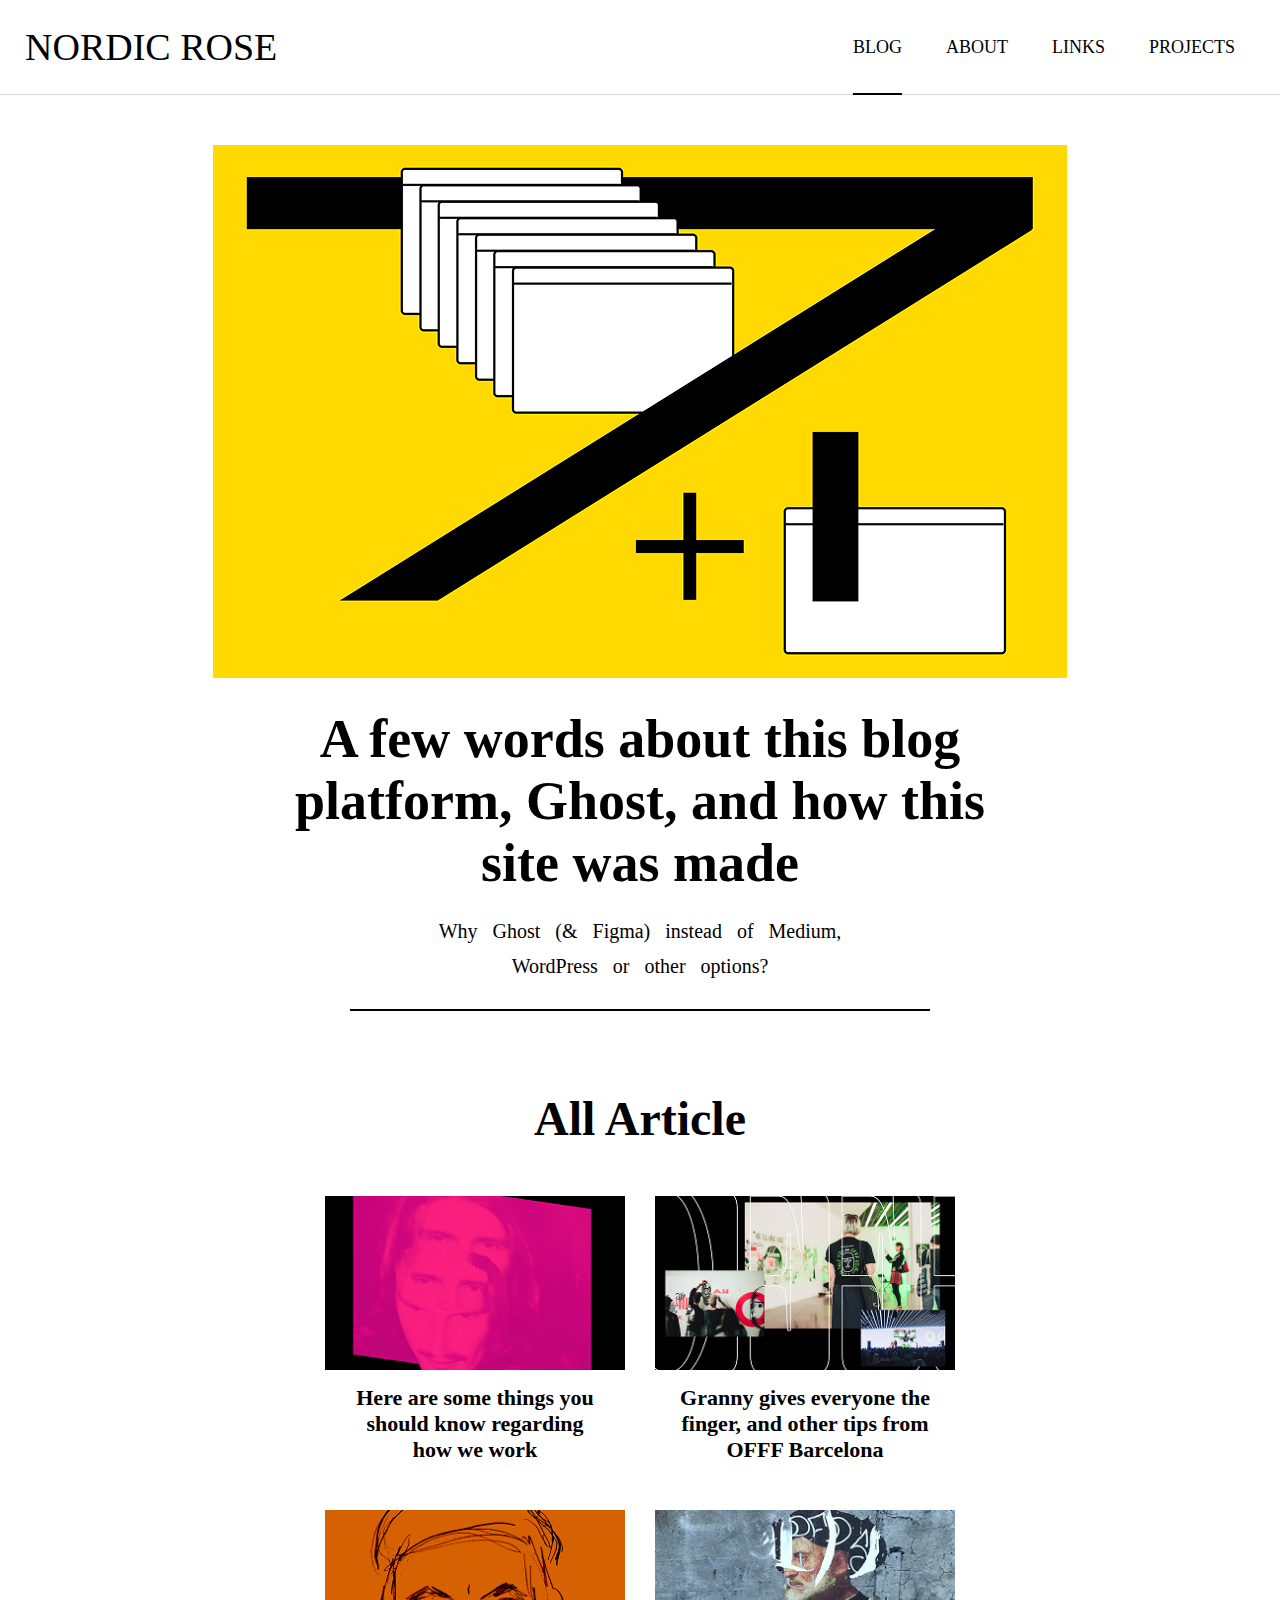
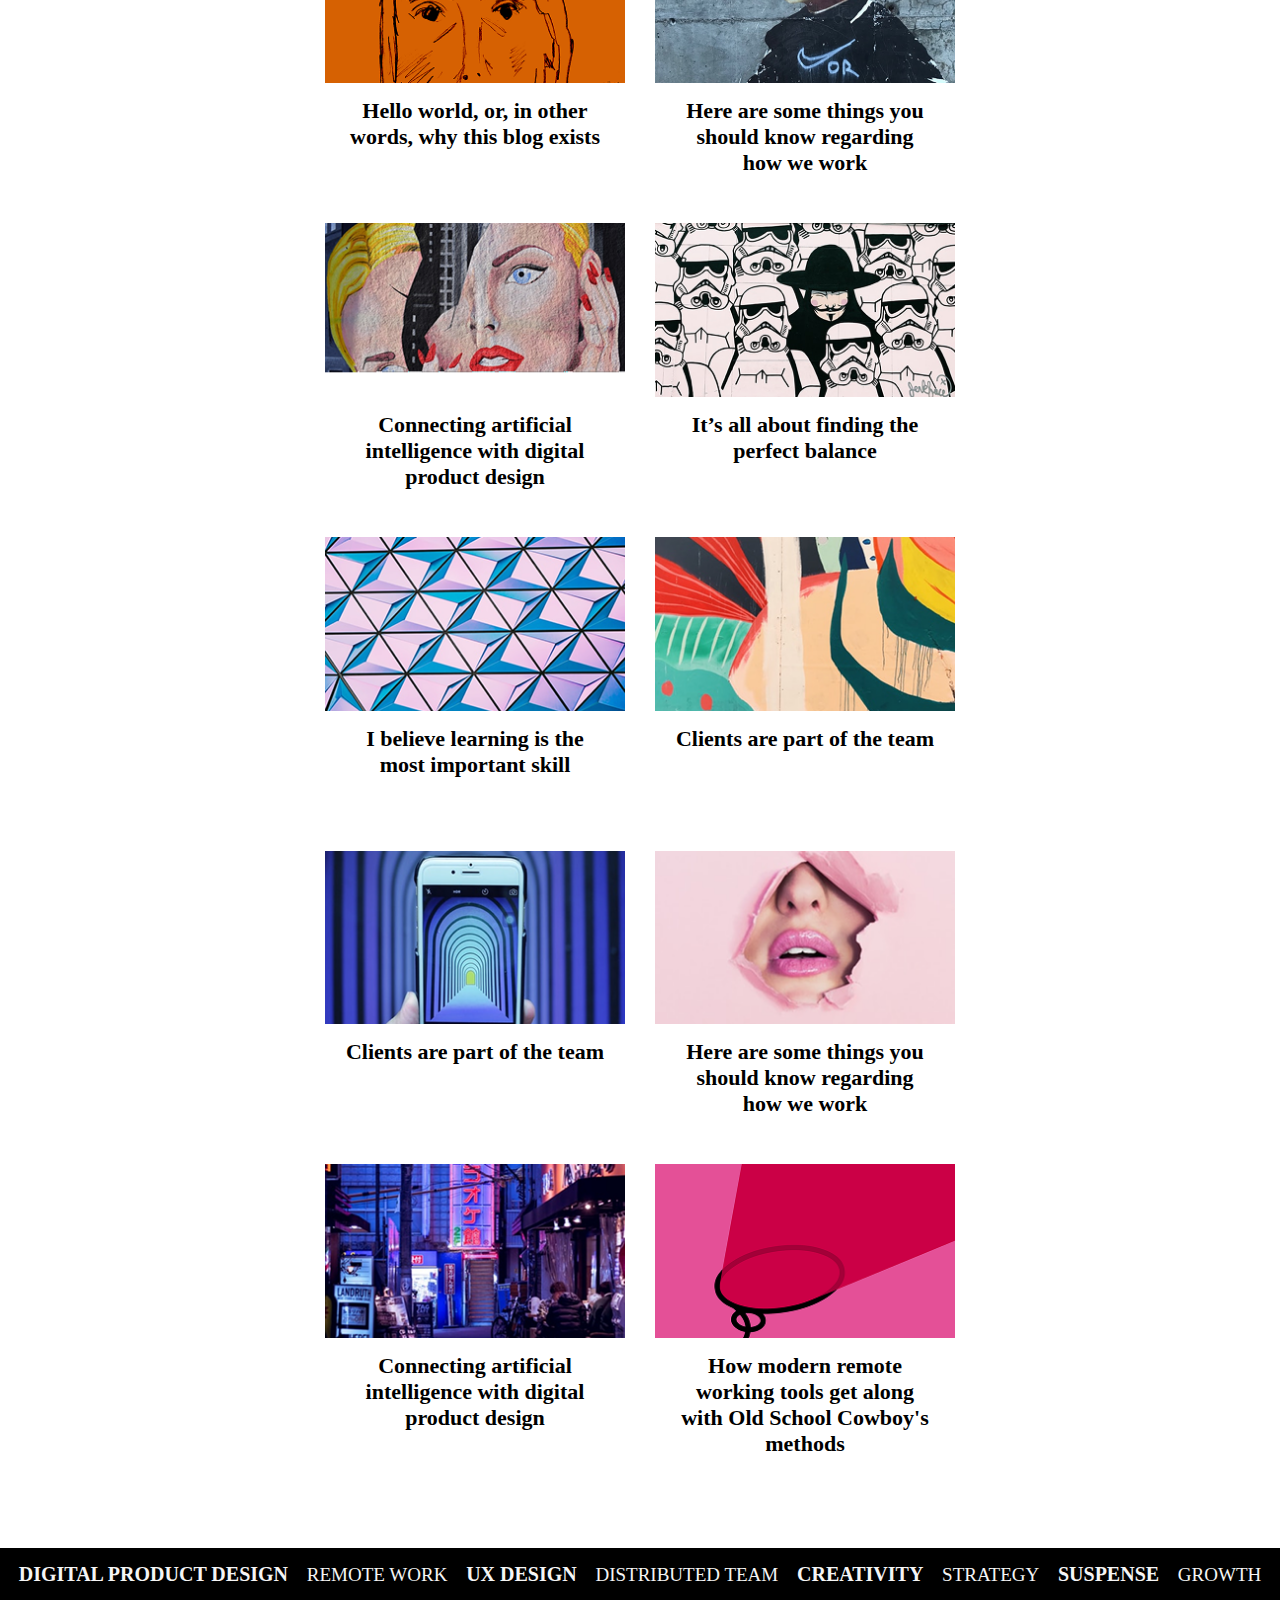
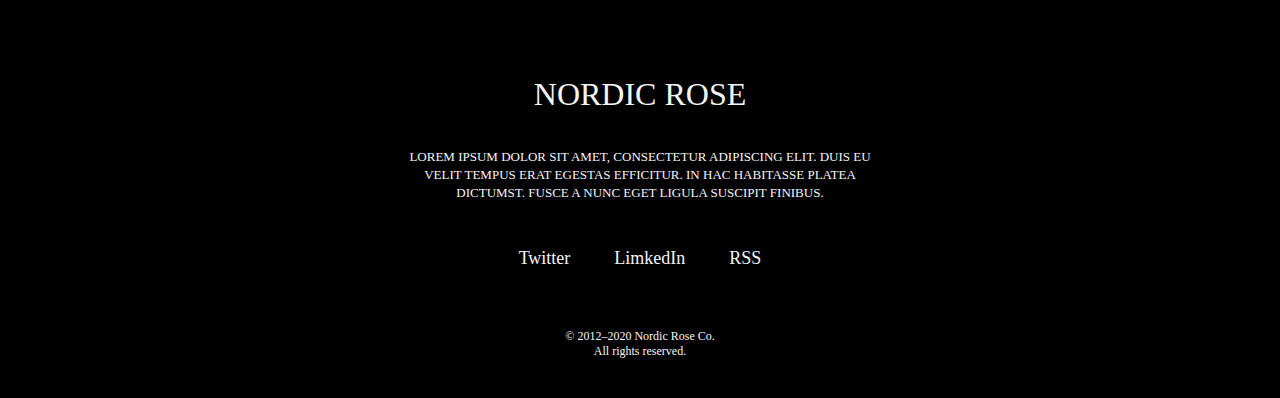
<file: index.html>
<!DOCTYPE html>
<html lang="en">
<head>
    <meta charset="UTF-8">
    <meta name="viewport" content="width=device-width, initial-scale=1.0">
    <title>Document</title>
    <link rel="stylesheet" href="style.css">
</head>
<body>
    <header>
        <a href="" class="logo">NORDIC ROSE</a>
        <i class='bx bx-menu'></i>
        <nav>
            <ul>
                <li><a href="blog.html" class="line">BLOG</a></li>
                <li><a href="#">ABOUT</a></li>
                <li><a href="#">LINKS</a></li>
                <li><a href="#">PROJECTS</a></li>
            </ul>
        </nav>   
    </header>

    <div class="banner">
        <img src="image/image 2.png" alt=" image">
        <h2>
            A few words about this blog platform, Ghost, and how this site was made
        </h2>
        <p>Why Ghost (& Figma) instead of Medium,<br> WordPress or other options?</p>
    </div>

    <div id="boder"></div>
    
    <h2 id="heading-2">All Article</h2>

        <div class="rows">
            <span>
                <img src="image/img-1.png" alt="image">
                <h2>Here are some things you should know regarding how we work </h2>
            </span>
            <span>
                <img src="image/img-2.png" alt="image">
                <h2>Granny gives everyone the finger, and other tips from OFFF Barcelona</h2>
            </span>
        </div>

        <div class="rows">
            <span>
                <img src="image/img-3.png" alt="image">
                <h2>Hello world, or, in other words, why this blog exists </h2>
            </span>
            <span>
                <img src="image/img-4.png" alt="image">
                <h2>Here are some things you should know regarding how we work </h2>
            </span>
        </div>

        <div class="rows">
            <span>
                <img src="image/img-5.png" alt="image">
                <h2>Connecting artificial intelligence with digital product design</h2>
            </span>
            <span>
                <img src="image/img-6.png" alt="image">
                <h2>It’s all about finding the perfect balance</h2>
            </span>
        </div>

        <div class="rows">
            <span>
                <img src="image/img-7.png" alt="image">
                <h2>I believe learning is the most important skill</h2>
            </span>
            <span>
                <img src="image/img-8.png" alt="image">
                <h2>Clients are part of the team</h2>
            </span>
        </div>

        <div class="rows">
            <span>
                <img src="image/img-9.png" alt="image">
                <h2>Clients are part of the team</h2>
            </span>
            <span>
                <img src="image/img-10.png" alt="image">
                <h2>Here are some things you should know regarding how we work </h2>
            </span>
        </div>

        <div class="rows">
            <span>
                <img src="image/img-11.png" alt="image">
                <h2>Connecting artificial intelligence with digital product design</h2>
            </span>
            <span>
                <img src="image/img-12.png" alt="image">
                <h2>How modern remote working tools get along with Old School Cowboy's methods</h2>
            </span>
        </div>

    <footer>
        <div>
            <p>
                <span class="bold">digital product design</span>
                <span>remote work</span>
                <span class="bold">ux design</span>
                <span>distributed team</span>
                <span class="bold">creativity</span>
                <span>strategy</span>
                <span class="bold">suspense</span>
                <span>growth</span>
            </p>
            <h1 class="logo"> NORDIC ROSE</h1>
            <p class="detail">
                Lorem ipsum dolor sit amet, consectetur adipiscing elit. Duis eu velit tempus erat egestas efficitur. In hac habitasse platea dictumst. Fusce a nunc eget ligula suscipit finibus. 
            </p>
            <div class="link">
                <a href="#">Twitter</a>
                <a href="#">LimkedIn</a>
                <a href="#">RSS</a>
            </div>
        </div>
        <p>
            © 2012–2020 Nordic Rose Co. <br>
            All rights reserved. 
        </p>
    </footer>    
    </body>
</html>
</file>
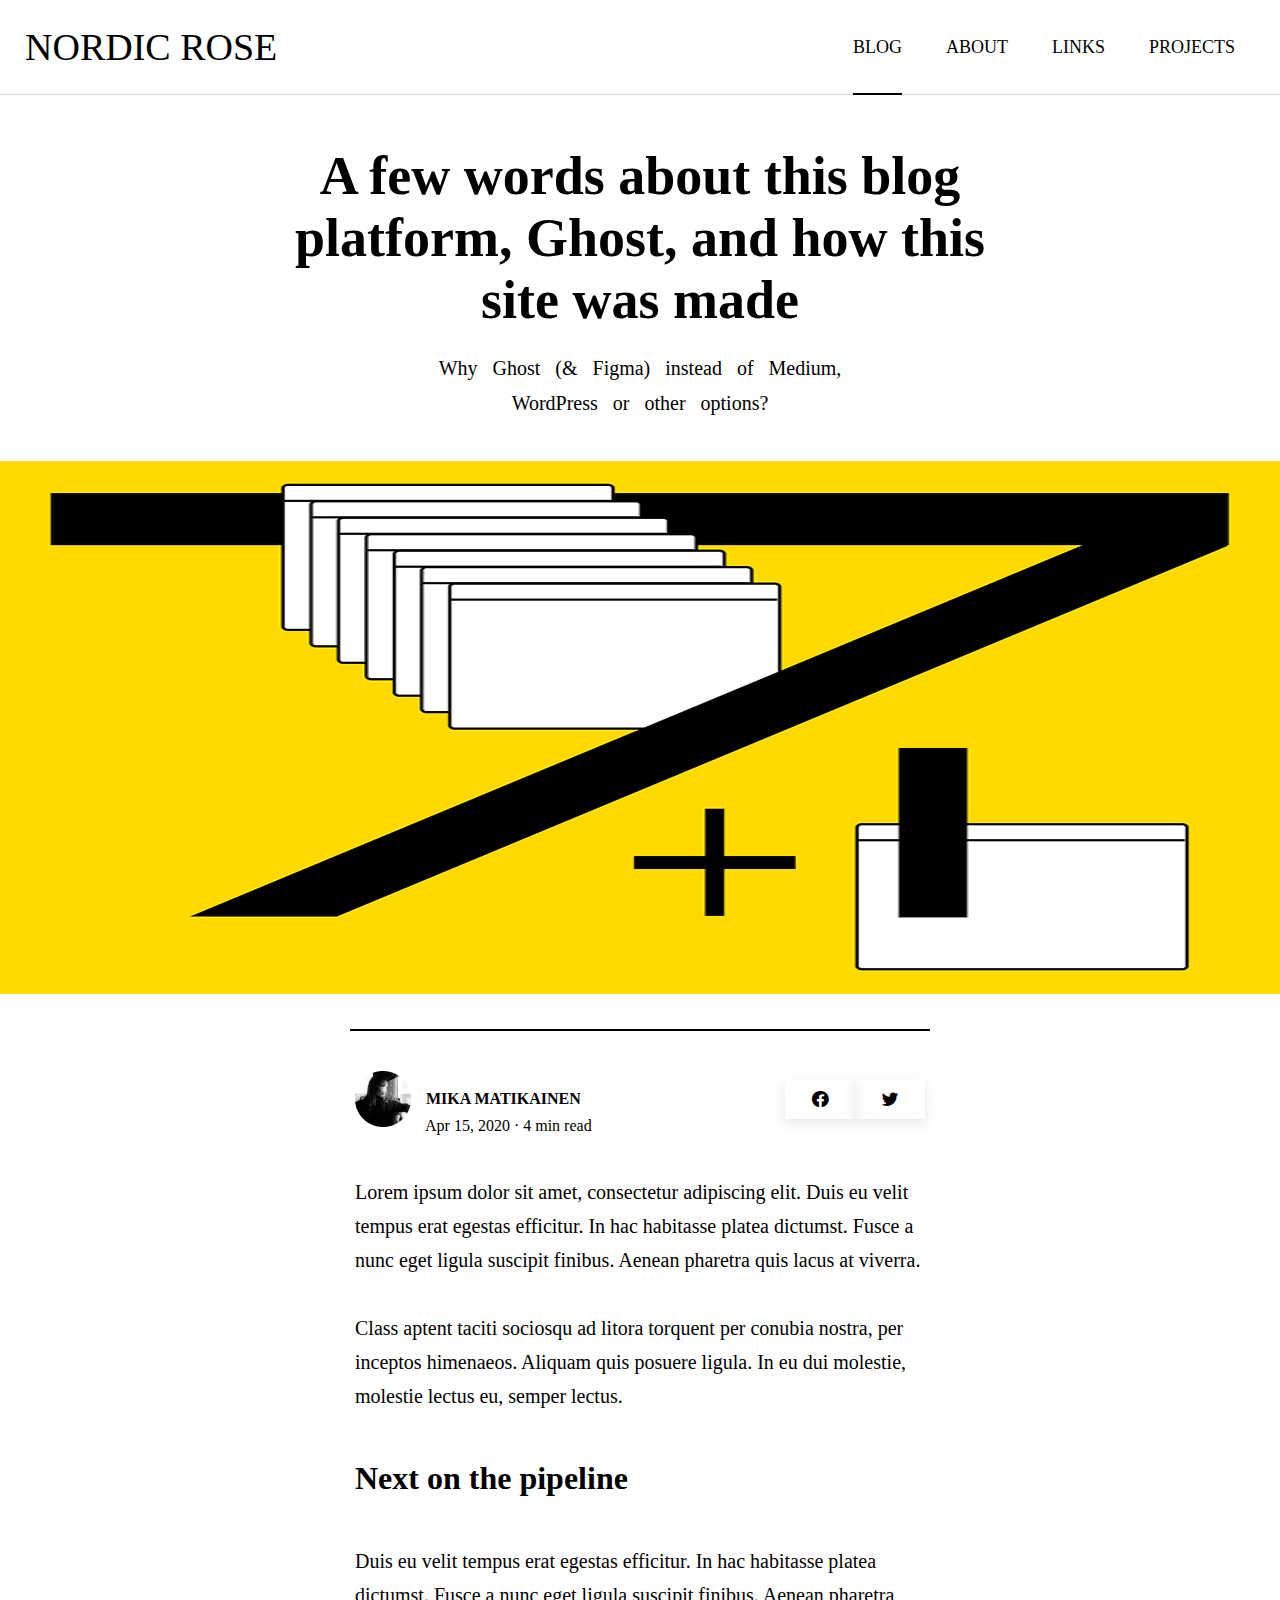
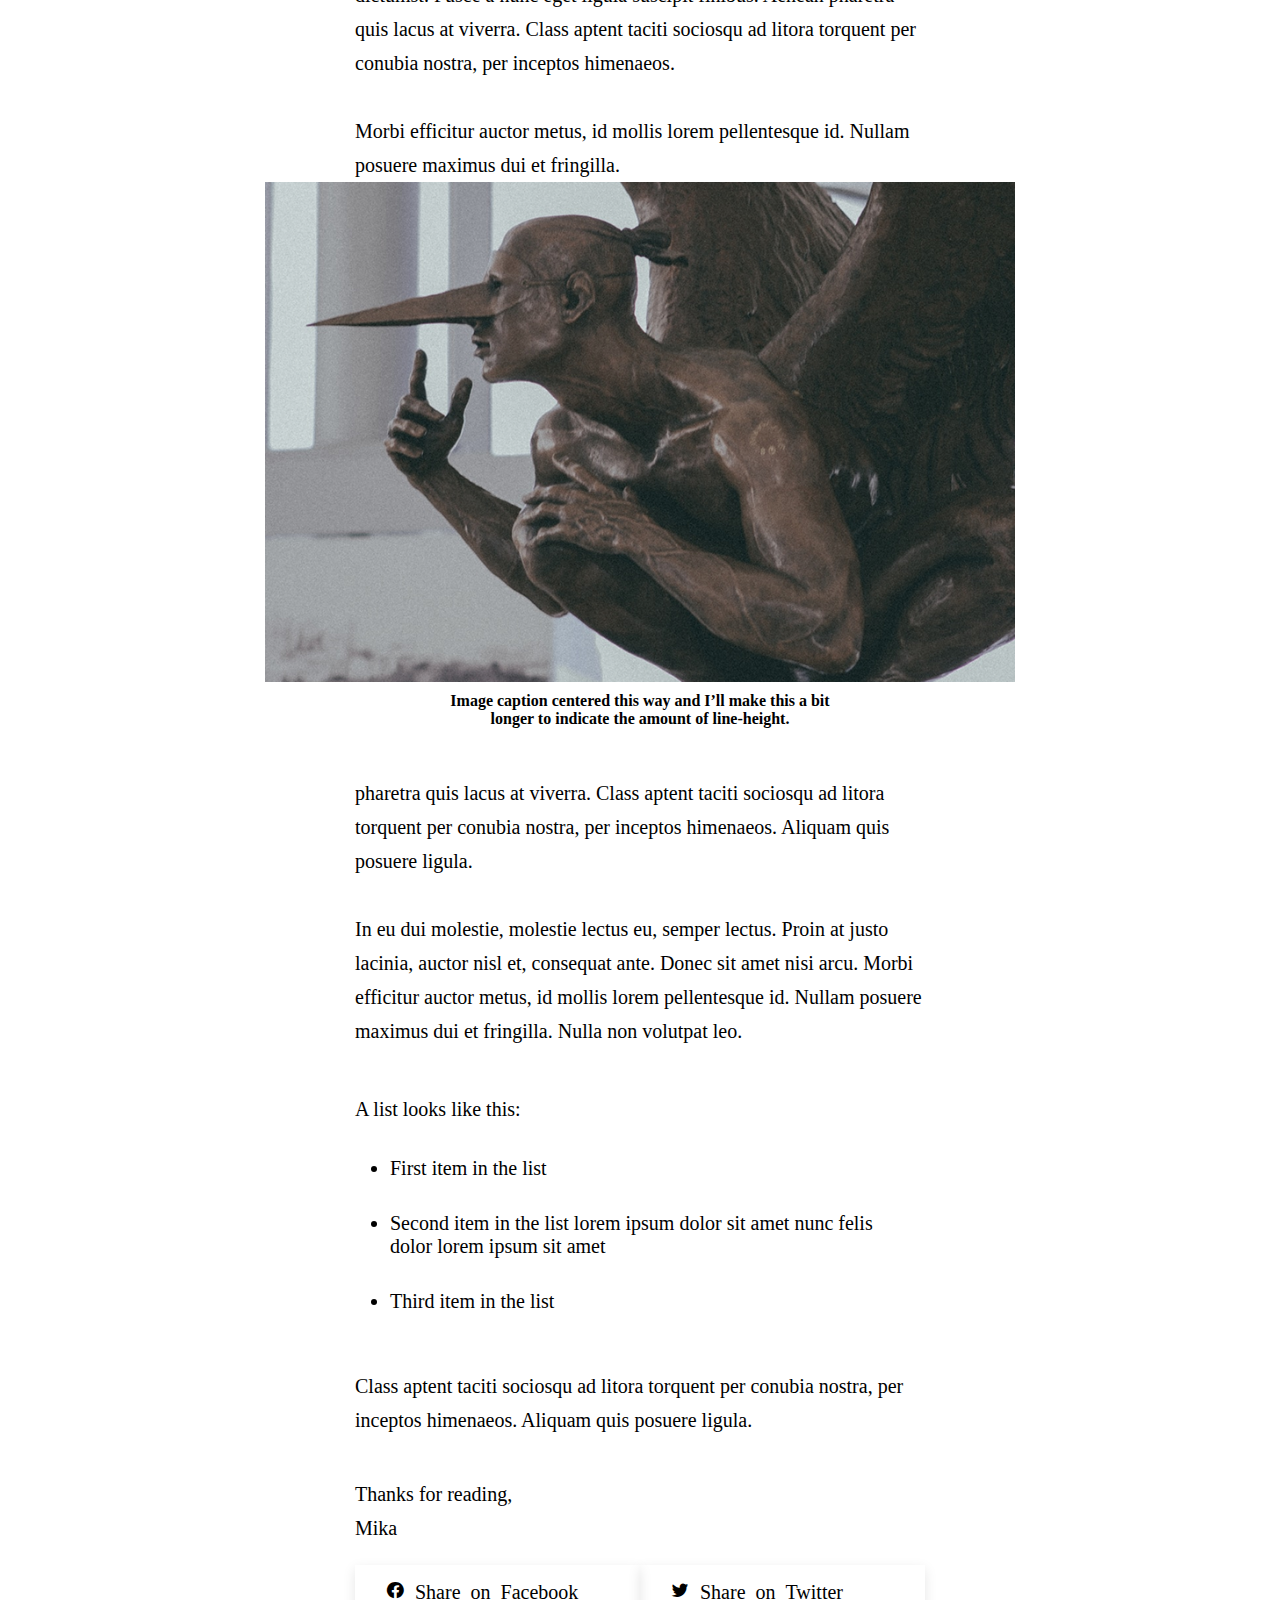
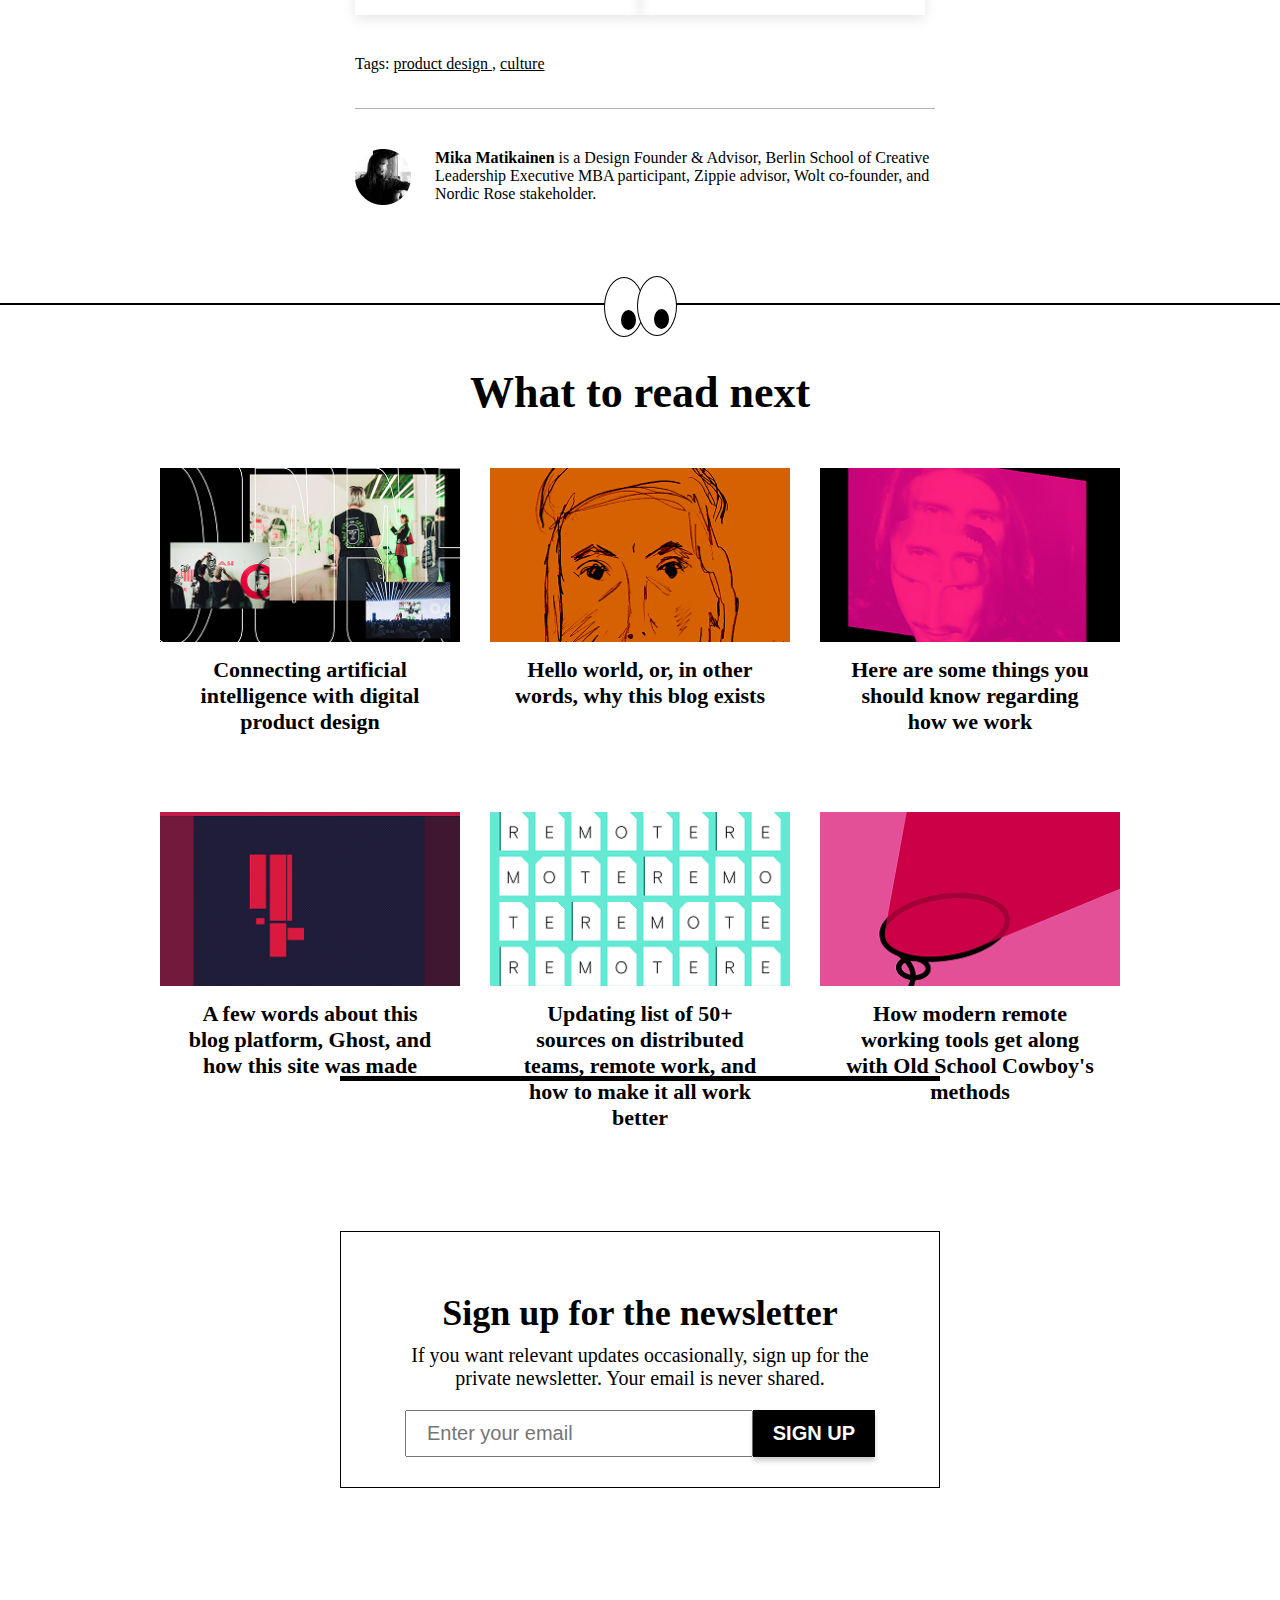
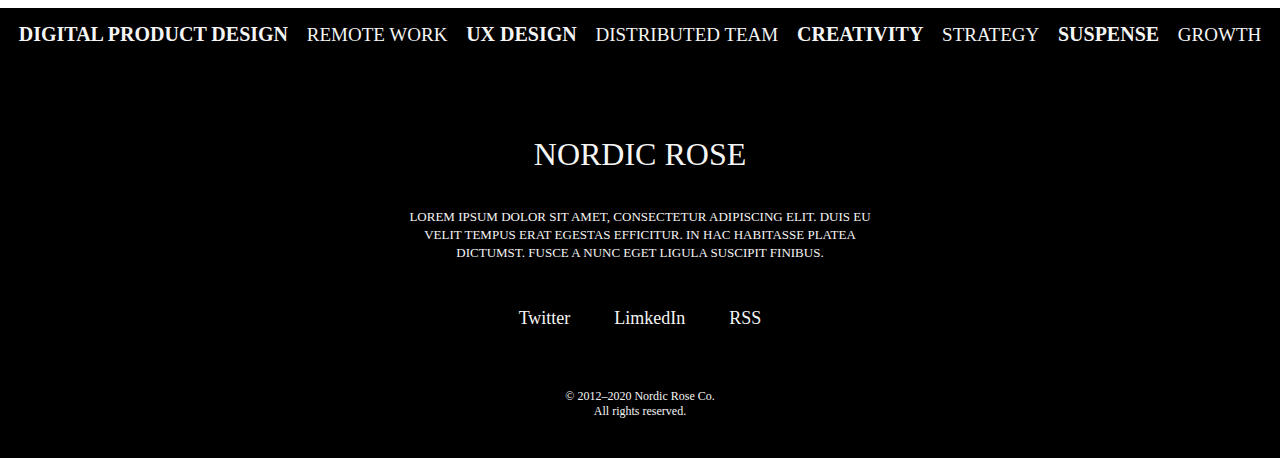
<file: blog.html>
<!DOCTYPE html>
<html lang="en">
<head>
    <meta charset="UTF-8">
    <meta name="viewport" content="width=device-width, initial-scale=1.0">
    <title>Document</title>
    <link rel="stylesheet" href="style.css">
    <link href='https://unpkg.com/boxicons@2.1.4/css/boxicons.min.css' rel='stylesheet'>
</head>
<body>
    <header>
        <a href="" class="logo">NORDIC ROSE</a>
            <ul>
                <li><a href="#" class="line">BLOG</a></li>
                <li><a href="#">ABOUT</a></li>
                <li><a href="#">LINKS</a></li>
                <li><a href="#">PROJECTS</a></li>
            </ul>
    </header>

    <div class="banner">
        <h2>
            A few words about this blog platform, Ghost, and how this site was made
        </h2>
        <p>Why Ghost (& Figma) instead of Medium,<br> WordPress or other options?</p>
        <img src="image/image 2.png" alt=" image" class="img-banner">
    </div>

    <div id="boder"></div>

    <div class="blog-writer">
        <div>
            <span>
                <img src="image/Mask Group.png" alt="image">
                <h3>Mika MAtikainen</h3>
            </span>
            <span>
                <i class='bx bxl-facebook-circle'></i>
                <i class='bx bxl-twitter' ></i>
            </span>
        </div>

        <p>Apr 15, 2020 · 4 min read</p>

        <p class="blog">
            Lorem ipsum dolor sit amet, consectetur adipiscing elit. Duis eu velit tempus erat egestas efficitur. In hac habitasse platea dictumst. Fusce a nunc eget ligula suscipit finibus. Aenean pharetra quis lacus at viverra. <br><br>
            Class aptent taciti sociosqu ad litora torquent per conubia nostra, per inceptos himenaeos. Aliquam quis posuere ligula. In eu dui molestie, molestie lectus eu, semper lectus. 
        </p>

        <h2>Next on the pipeline</h2>
        <p class="blog">
            Duis eu velit tempus erat egestas efficitur. In hac habitasse platea dictumst. Fusce a nunc eget ligula suscipit finibus. Aenean pharetra quis lacus at viverra. Class aptent taciti sociosqu ad litora torquent per conubia nostra, per inceptos himenaeos. <br><br>
            Morbi efficitur auctor metus, id mollis lorem pellentesque id. Nullam posuere maximus dui et fringilla. 
        </p>
    
    </div>

    <img src="image/Rectangle 8 (1).png" alt="image" class="blog-image">

    <p class="blog-img-captiom">
        Image caption centered this way and I’ll make this a bit longer to indicate the amount of line-height.
     </p>

     <div class="blog-writer">
        <p class="blog">
            pharetra quis lacus at viverra. Class aptent taciti sociosqu ad litora torquent per conubia nostra, per inceptos himenaeos. Aliquam quis posuere ligula. <br><br>
            In eu dui molestie, molestie lectus eu, semper lectus. Proin at justo lacinia, auctor nisl et, consequat ante. Donec sit amet nisi arcu. Morbi efficitur auctor metus, id mollis lorem pellentesque id. Nullam posuere maximus dui et fringilla. Nulla non volutpat leo.
        </p>
        <h4>
            A list looks like this:
        </h4>
        <ul> 
            <li>First item in the list</li>
            <li>Second item in the list lorem ipsum dolor sit amet nunc felis dolor lorem ipsum sit amet</li>
            <li>Third item in the list</li>
        </ul>
        <p class="blog">
            Class aptent taciti sociosqu ad litora torquent per conubia nostra, per inceptos himenaeos. Aliquam quis posuere ligula. 
        </p>
        <p class="blog">
            Thanks for reading, <br> Mika
        </p>
        <span class="share">
            <i class='bx bxl-facebook-circle'> Share on Facebook</i>
            <i class='bx bxl-twitter' > Share on Twitter</i>
        </span>
        <p id="tag">
            Tags: 
            <span>
                product design    
            </span>
            , 
            <span>
                culture
            </span>
        </p>
        <p id="boder"></p>
     </div>

        <div class="container">
            <span>
                <img src="image/Mask Group.png" alt="image">
                <p class="writer-detail">
                <span>Mika Matikainen</span> is a Design Founder & Advisor, Berlin School of Creative Leadership Executive MBA participant, Zippie advisor, Wolt co-founder, and Nordic Rose stakeholder.  
                </p>
            </span>
    </div>    

    <p id="line"></p>

    <div class="eyes">
        <div id="oval-1">
            <div class="oval"></div>
        </div>
        <div id="oval-2">
            <div class="oval"></div>
        </div>
    </div>

    <h2 id="heading-3">What to read next</h2>

    <div class="rows">
            <span>
                <img src="image/img-2.png" alt="image">
                <h2>Connecting artificial intelligence with digital product design</h2>
            </span>
            
            <span>
                <img src="image/img-3.png" alt="image">
                <h2>Hello world, or, in other words, why this blog exists</h2>
            </span>

            <span>
                <img src="image/img-1.png" alt="image">
                <h2>Here are some things you should know regarding how we work </h2>
            </span>

            <span>
                <img src="image/Rectangle 37 (1).png" alt="image">
                <h2>A few words about this blog platform, Ghost, and how this site was made</h2>
            </span>
            
            <span>
                <img src="image/Rectangle 39 (1).png" alt="image">
                <h2>Updating list of 50+ sources on distributed teams, remote work, and how to make it all work better</h2>
            </span>

            <span>
                <img src="image/img-12.png" alt="image">
                <h2>How modern remote working tools get along with Old School Cowboy's methods</h2>
            </span>

    </div>

    <p id="line-2"></p>
    <div class="sign-up">
        <h2>Sign up for the newsletter</h2>
        <p>
            If you want relevant updates occasionally, sign up for the private newsletter. Your email is never shared. 
        </p>
        <span>
            <input type="email" placeholder="Enter your email" id="email" required>
            <input type="button" id="btn" value="SIGN UP">
        </span>
    </div>

        <footer>
        <div>
            <p>
                <span class="bold">digital product design</span>
                <span>remote work</span>
                <span class="bold">ux design</span>
                <span>distributed team</span>
                <span class="bold">creativity</span>
                <span>strategy</span>
                <span class="bold">suspense</span>
                <span>growth</span>
            </p>
            <h1 class="logo"> NORDIC ROSE</h1>
            <p class="detail">
                Lorem ipsum dolor sit amet, consectetur adipiscing elit. Duis eu velit tempus erat egestas efficitur. In hac habitasse platea dictumst. Fusce a nunc eget ligula suscipit finibus. 
            </p>
            <div class="link">
                <a href="#">Twitter</a>
                <a href="#">LimkedIn</a>
                <a href="#">RSS</a>
            </div>
        </div>
        <p>
            © 2012–2020 Nordic Rose Co. <br>
            All rights reserved. 
        </p>
    </footer>
</body>
</html>
</file>
<file: style.css>
*{
    margin: 0;
    padding: 0; 
    box-sizing: border-box;
    list-style: none;
    text-decoration: none;
}
/* ----------------------------------------------------header start------------------------------------------------ */
header{
    display: flex;
    justify-content: space-between;
    align-items: center;
    border-bottom: 1px solid #00000028;
    padding: 25px;
}
header .logo{
    font-size: 38px;
    font-weight: 500;
}
header a{
    color: #000000;
}
header ul li{
    display: inline;
    padding: 0px 20px;
}
header ul li a{
    font-size: 18px;
} 
header .line{
    text-decoration:  2px underline ;
    text-underline-offset: 40px;
} 
/* ----------------------------------------------------header end------------------------------------------------ */

/* ----------------------------------------------------banner start------------------------------------------------ */
.banner {
    display: flex;
    flex-direction: column;
    align-items: center;
    padding: 50px 0px;
}
.banner img{
    width: 854px;
    height: 533px;
    margin-bottom: 30px;
}
.banner h2{
    font-size: 54px;
    width: 700px;
    text-align: center;
    font-weight: 700;
}
.banner p{
    padding: 20px;
    font-size: 20px;
    font-weight: 400;
    text-align: center;
    word-spacing: 10px;
    line-height: 35px;
}
#boder{
    border-top: 2px solid #000000 ;
    width: 580px;
    margin: auto;
    margin-top: -45px;
}
#heading-2{
    text-align: center;
    margin-top: 80px;
    font-size: 48px;
    font-weight: 700;
}
/* ----------------------------------------------------banner end------------------------------------------------ */

/* ----------------------------------------------------article limks section start------------------------------------------------ */
.rows{
    display: flex;
    gap: 30px;
    justify-content: center;
    align-items: center;
    flex-direction: row;
    flex-wrap: wrap;
}
.rows span{
    margin-top: 50px;
    display: flex;
    flex-direction: column;
    justify-content: center;
    align-items: center;
    
}
.rows img{
    width: 300px;
    height: 170;
}
.rows h2{
    margin-top: 15px;
    text-align: center;
    width: 260px;
    height: 75px;
    font-size: 22px;
   font-weight: 600; 
}
/* ----------------------------------------------------article limks section end--------------------------------------------------- */
@media screen and (max-width: 426px) {
    header nav{
        display: none;
    }
    .banner {
    display: block;
    /* flex-direction: column; */
    /* align-items: center; */
    /* padding: 50px 0px; */
    text-align: center;
    }
.banner img{
    width: 400px;
    height: 300px;
    padding: 0;
    margin: auto;
        
    }
    .banner h2{
        width: 500px;
        margin: auto;
    }
    .banner p{
        width: 500px;
        margin: auto;
        
    }
    #boder{
        width: 500px;
        margin: auto;
    }
    #heading-2{
        margin: auto;
    }
    .rows{
    display: block;
    /* gap: 30px; */
    /* justify-content: center; */
    /* align-items: center; */
    /* flex-direction: row; */
    /* flex-wrap: wrap; */
    }
    .rows span{
    /* margin-top: 50px; */
    display: block;
    /* flex-direction: column; */
    /* justify-content: center; */
    /* align-items: center; */
    
    }
    .rows img{
    width: 500px;
    height: 170;
    }
.rows h2{
    margin-top: 15px;
    /* margin: 0 80px; */
    display: block;
    text-align: center;
    width: 360px;
    height: 75px;
    font-size: 32px;
    font-weight: 600; 
    }
}
/* ----------------------------------------------------second page start--------------------------------------------------- */
.banner .img-banner{
    margin-top: 20px;
    width: 100%;
}
.blog-writer{
    max-width: 570px;
    margin: auto;
    margin-top: 40px;
}
.blog-writer div {
    
    display: flex;
    justify-content: space-between;
}
.blog-writer span{
    display: flex;
    justify-content: center;
    align-items: center;
}
.blog-writer h3{
    font-weight: 700;
    font-size: 16px;
    letter-spacing: 5%;
    text-transform: uppercase;
    margin-left: 15px;
}
.blog-writer span i {
    padding: 10px 25px;
    box-shadow: rgba(0, 0, 0, 0.1) 0px 4px 12px;
    font-size: 20px;
}
.blog-writer p{
    margin-left: 70px ;
    margin-top: -10px;
    font-weight: 400;
    font-size: 16px;
}
.blog-writer .blog{
    margin: auto;
    margin-top: 40px;
    width: 100%;
    font-weight: 400;
    font-size: 20px;
    line-height: 170%; 
}
.blog-writer h2{
    margin-top: 40px;
    font-weight: 700;
    font-size: 32px;
    line-height: 160%;
}
.blog-image{
    display: block;
    width: 750px;
    height: 500px;
    margin: auto;
}
.blog-img-captiom{
    margin: auto;
    margin-top: 10px;
    text-align: center;
    width: 410px;
    height: 44px;
    font-weight: 600;
    font-size: 16px;
    /* line-height: 140%; */
}
.blog-writer h4{
    margin-top: 50px;
    margin-bottom: 20px;
    font-weight: 400;
    font-size: 20px;
}
.blog-writer ul{
    margin: auto;
    max-width: 500px;
}
.blog-writer ul li{
    list-style: disc;
    font-weight: 400;
    font-size: 20px;
    padding: 16px 0;
}
.blog-writer .share i{
    width: 100%;
    margin-top: 20px;
    padding: 15px 30px;
}
.blog-writer #tag{
    margin: auto;
    margin-top: 40px;
    width: 100%;
    font-weight: 500;
    font-size: 16px;
    letter-spacing: 3%;
    
}
.blog-writer #tag span{
    display: inline;
    text-decoration: underline;
}
.blog-writer #boder{
    border-top: 1px solid #0000004d ;
    width: 580px;
    margin: auto;
    margin-top: 35px;
}
.container{
    max-width: 570px;
    margin: auto;
    margin-top: 40px;

}
.writer-detail{
    
    width: 500px;
    width: 500;
    font-weight: 400;
    font-size: 16px;
    margin-top: -60px;
    margin-left: 80px;
}
.writer-detail span{
    display: inline;
    font-weight: 700;
    font-size: 16px;
    letter-spacing: 5%;
}
#line{
    margin-top: 100px;
    border-bottom: 2px solid #000000;
}
.eyes{
    display: flex;
    justify-content: center;
    align-items: center;
    max-width: fit-content;
    margin: -20px auto;
}
#oval-1{
    margin-top: 2px;
    height: 40px;
    width: 60px;
    background-color: #ffffff;
    border: 1.9px solid #000000;
    transform: rotate(90deg);
    border-radius: 50%;
}
#oval-2{
    margin-left: -27px;
    height: 40px;
    width: 60px;
    border: 1.9px solid #000000;
    background-color: #ffffff;
    transform: rotate(90deg);
    border-radius: 50%;
}
.oval{
    margin-top: 7px;
    margin-left: 32px;
    height: 15px;
    width: 20px;
    background-color: #000000;
    border-radius: 50%;
}
#heading-3{
    margin-top: 60px;
    font-weight: 700;
    font-size: 44px;
    text-align: center;
}
.sign-up{
    max-width: 600px;
    height: 300;
    margin: auto;
    margin-top: 150px;
    border: 1px solid #000000;
    padding-top: 60px;
    padding-bottom: 30px;
}
.sign-up h2{
    text-align: center;
    font-weight: 700;
    font-size: 36px;
}
.sign-up p{
    margin: auto;
    text-align: center;
    font-weight: 400;
    font-size: 20px;
    margin-top: 10px;
    margin-bottom: 20px;
    width: 470px;
}
.sign-up span{
    display: flex;
    justify-content: center;
    align-items: center;
    width: 470px;
    margin: auto;
}
.sign-up span #email{
    width: 80%;
    font-size: 20px;
    font-weight: 400;
    color: black;
    padding: 10px 20px;
}
.sign-up span input:placeholder-shown{
    color: aqua;
    font-size: 20px;
    font-weight: 400;
}
.sign-up span #btn{
    background-color: #000000;
    color: #ffffff;
    font-weight: 700;
    font-size: 20px;
    padding: 12px 20px;
    box-shadow: 0 4px 5px rgba(0,0,0,0.2);
    border: none;
}
.sign-up span #btn:hover{
    box-shadow: 0 10px 5px rgba(0,0,0,0.2);
    background-color: #fff;
    color: #000000;
}
#line-2{
    display: flex;
    max-width: 600px;
    border-top: 5px solid #000000 ;
    margin: auto;
    /* margin-bottom: -100px; */

}
/* ----------------------------------------------------second page end--------------------------------------------------- */

/* -------------------------------------------------------------foooter start------------------------------------------------------ */
footer{
    margin-top: 120px;
    background-color: #000000;
    color: whitesmoke;
    height: 450px;
}
footer div p{
    /* display: flex; */
    /* gap: 15px; */
    text-align: center;
    padding-top: 15px;
    font-size: 19px;
    letter-spacing: 10%;
    text-transform: uppercase;
}
footer div p span{
    padding: 0px 7px ;
}
footer div .bold{
    font-size: 20px;
    font-weight: 900;
    letter-spacing: 10%;
    text-transform: uppercase;
}
footer div .logo{
    text-align: center;
    margin-top: 90px;
    font-size: 32px;
    font-weight: 500;
}
footer div .detail{
    width: 500px;
    height: 80px;
    font-size: 13px;
    line-height: 140%;
    margin: 0 auto;
    margin-top: 20px;
}
footer .link{
    margin: 35px 0px;
    text-align: center;
}
footer .link a{
    font-weight: 500;
    font-size: 18px;
    padding: 0 20px;
    color: whitesmoke;
}
footer .link a:hover{
    text-decoration: underline;
    /* color: whitesmoke; */
}
footer p{
    text-align: center;
    font-size: 12px;
    font-weight: 500;
    margin-top: 60px;
}
/* -----------------------------------------------------------foooter end------------------------------------------------------------*/

/* ----------------------------- Responsive for Tablets (<= 768px) ----------------------------- */
@media (max-width: 768px) {
    header {
        flex-direction: column;
        padding: 15px;
    }
    header .logo {
        font-size: 28px;
        margin-bottom: 15px;
    }
    header ul li {
        padding: 0 10px;
    }
    header ul li a {
        font-size: 16px;
    }

    .banner img {
        width: 95%;
        height: auto;
    }
    .banner h2 {
        font-size: 36px;
        width: 90%;
    }
    .banner p {
        font-size: 18px;
        line-height: 28px;
        word-spacing: 5px;
    }
    #boder {
        width: 70%;
    }
    #heading-2 {
        font-size: 32px;
    }

    .rows {
        flex-direction: row;
        gap: 20px;
    }
    .rows img {
        width: 250px;
        height: auto;
    }
    .rows h2 {
        font-size: 20px;
        width: 220px;
    }

    .blog-image {
        width: 100%;
        height: auto;
    }
    .blog-writer, .container {
        max-width: 90%;
    }
    .writer-detail {
        margin-left: 40px;
        font-size: 14px;
    }
    .sign-up {
        max-width: 90%;
        padding: 40px 20px;
    }
    .sign-up p {
        width: 100%;
    }

    footer .detail {
        width: 90%;
    }
}

/* ----------------------------- Responsive for Mobiles (<= 426px) ----------------------------- */
@media (max-width: 426px) {
    header {
        flex-direction: column;
        padding: 10px;
        text-align: center;
    }
    header .logo {
        font-size: 24px;
    }
    header ul {
        display: flex;
        flex-wrap: wrap;
        justify-content: center;
    }
    header ul li {
        padding: 5px 10px;
    }
    header ul li a {
        font-size: 14px;
    }

    .banner {
        padding: 20px 10px;
    }
    .banner img {
        width: 100%;
        height: auto;
    }
    .banner h2 {
        font-size: 24px;
        width: 100%;
    }
    .banner p {
        font-size: 16px;
        line-height: 24px;
        word-spacing: normal;
        padding: 10px;
    }
    #boder {
        width: 90%;
    }
    #heading-2 {
        font-size: 26px;
    }

    .rows {
        flex-direction: column;
        gap: 15px;
    }
    .rows img {
        width: 100%;
        height: auto;
    }
    .rows h2 {
        font-size: 18px;
        width: 100%;
        height: auto;
    }

    .blog-writer {
        max-width: 95%;
        margin-top: 20px;
    }
    .blog-image {
        width: 100%;
        height: auto;
    }
    .blog-img-captiom {
        width: 90%;
        font-size: 14px;
    }
    .writer-detail {
        margin: 10px;
        font-size: 14px;
    }

    .sign-up {
        max-width: 95%;
        padding: 20px 15px;
    }
    .sign-up h2 {
        font-size: 24px;
    }
    .sign-up p {
        width: 100%;
        font-size: 16px;
    }
    .sign-up span {
        flex-direction: column;
        width: 100%;
    }
    .sign-up span #email {
        width: 100%;
        margin-bottom: 10px;
    }
    .sign-up span #btn {
        width: 100%;
    }

    footer {
        height: auto;
        padding: 20px;
    }
    footer div .logo {
        margin-top: 40px;
        font-size: 24px;
    }
    footer div .detail {
        width: 100%;
        font-size: 12px;
    }
    footer .link a {
        display: block;
        margin: 8px 0;
        font-size: 16px;
    }
    footer p {
        margin-top: 30px;
    }
}
</file>
